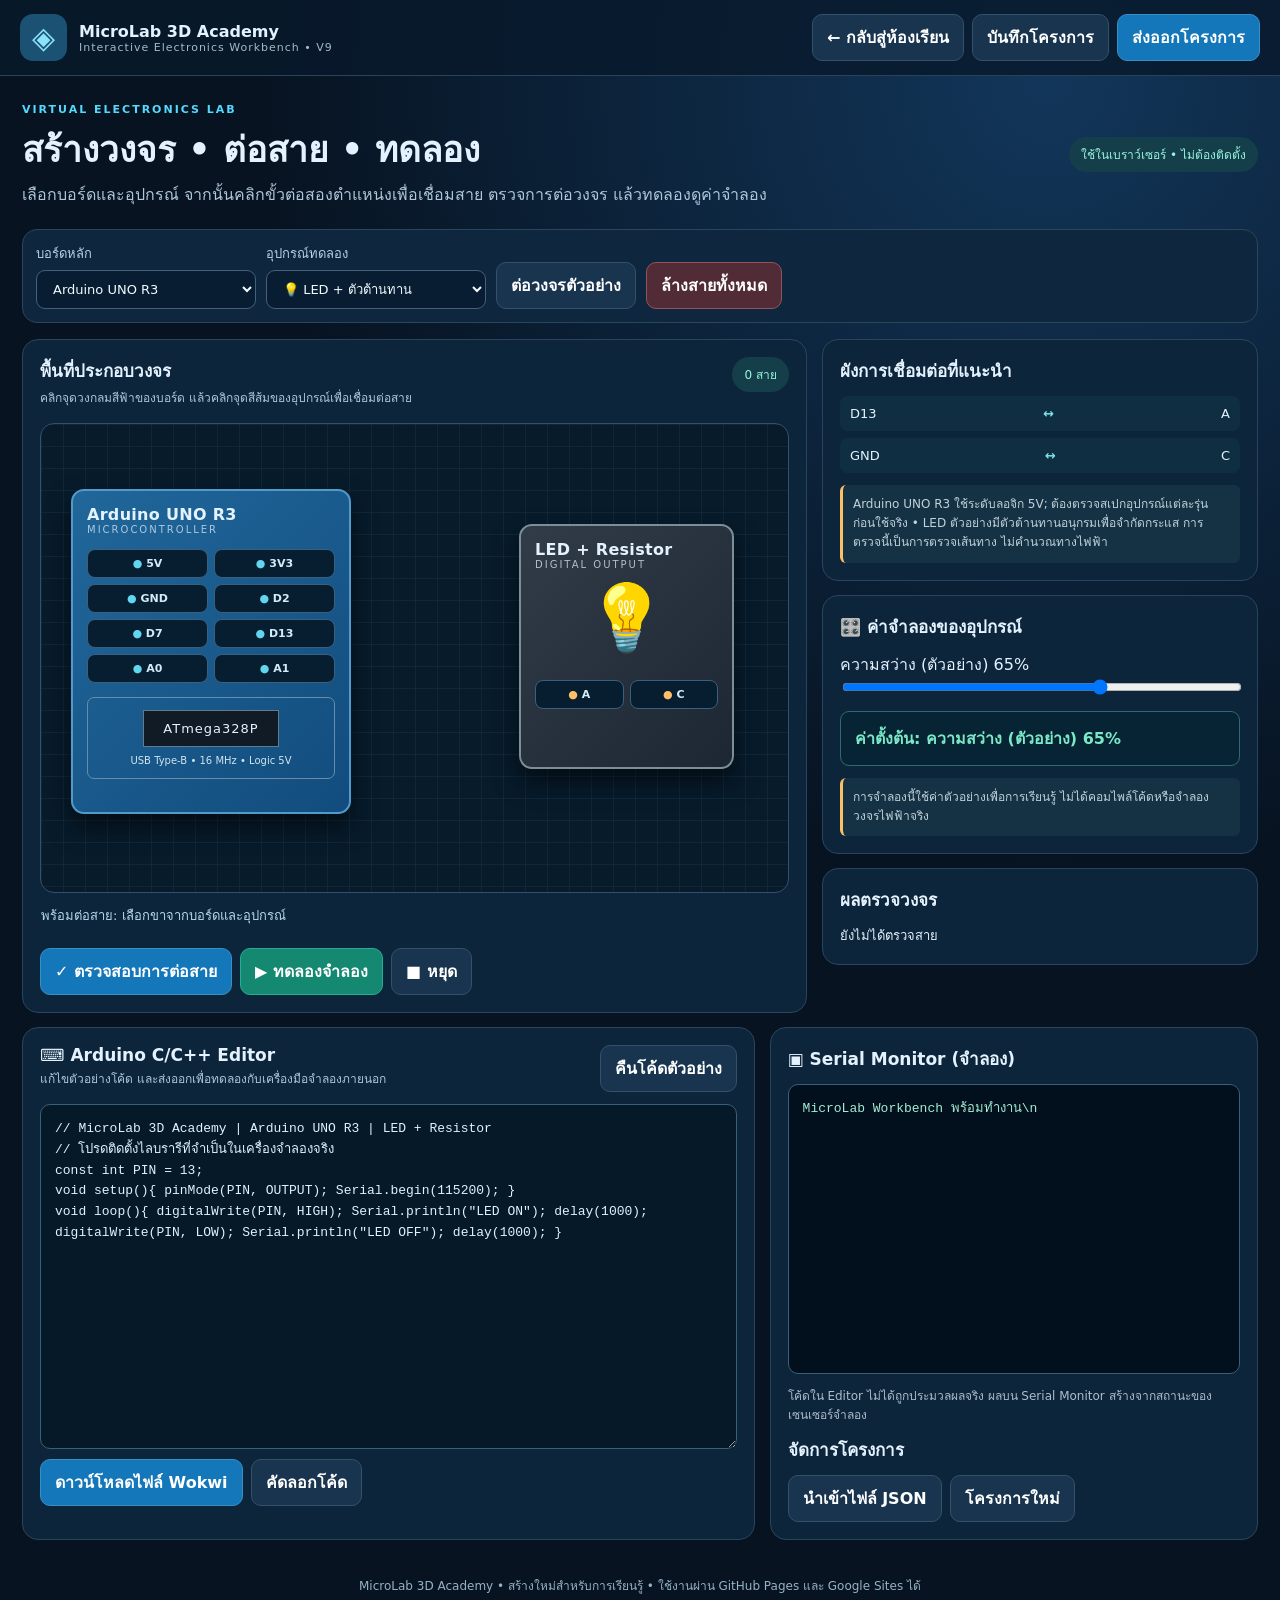
<file: workbench.html>
<!doctype html><html lang="th"><head><meta charset="utf-8"><meta name="viewport" content="width=device-width,initial-scale=1"><title>Interactive Workbench | MicroLab 3D Academy</title><meta name="description" content="ห้องทดลองไมโครคอนโทรลเลอร์แบบโต้ตอบ Arduino UNO R3 และ ESP32"><link rel="stylesheet" href="workbench.css"></head><body>
<header class="head"><div class="brand"><span class="brandmark">◈</span><div><strong>MicroLab 3D Academy</strong><small>Interactive Electronics Workbench • V9</small></div></div><div class="head-actions"><a class="button secondary" href="./index.html">← กลับสู่ห้องเรียน</a><button id="save" class="button secondary">บันทึกโครงการ</button><button id="export" class="button">ส่งออกโครงการ</button></div></header>
<main class="shell"><section class="intro"><div><span class="eyebrow">VIRTUAL ELECTRONICS LAB</span><h1>สร้างวงจร • ต่อสาย • ทดลอง</h1><p>เลือกบอร์ดและอุปกรณ์ จากนั้นคลิกขั้วต่อสองตำแหน่งเพื่อเชื่อมสาย ตรวจการต่อวงจร แล้วทดลองดูค่าจำลอง</p></div><div class="pill">ใช้ในเบราว์เซอร์ • ไม่ต้องติดตั้ง</div></section>
<div class="tools"><label>บอร์ดหลัก<select id="board"><option value="uno">Arduino UNO R3</option><option value="esp32">ESP32 DevKit V1</option></select></label><label>อุปกรณ์ทดลอง<select id="part"><option value="led">💡 LED + ตัวต้านทาน</option><option value="pot">🎚️ Potentiometer</option><option value="pir">📡 PIR Motion</option><option value="dht">🌡️ DHT22</option></select></label><button id="example" class="button secondary">ต่อวงจรตัวอย่าง</button><button id="clear" class="button danger">ล้างสายทั้งหมด</button></div>
<div class="columns"><section class="panel stage"><div class="section-head"><div><h2>พื้นที่ประกอบวงจร</h2><p>คลิกจุดวงกลมสีฟ้าของบอร์ด แล้วคลิกจุดสีส้มของอุปกรณ์เพื่อเชื่อมต่อสาย</p></div><span class="tag" id="wire-count">0 สาย</span></div><div id="workspace" class="workspace"><svg id="wires" aria-hidden="true"></svg><div id="board-card" class="device board-device"><div class="device-title" id="board-title">Arduino UNO R3</div><div class="device-sub">MICROCONTROLLER</div><div id="board-pins" class="pins"></div><div class="board-chip"><div class="chip-box" id="chip-label">ATmega328P</div><span id="board-feature">USB Type-B • 16 MHz</span></div></div><div id="part-card" class="device part-device"><div class="device-title" id="part-title">LED + Resistor</div><div class="device-sub" id="part-sub">OUTPUT DEVICE</div><div class="part-visual" id="part-visual">💡</div><div id="part-pins" class="pins"></div></div></div><div class="hint" id="selection-status">พร้อมต่อสาย: เลือกขาจากบอร์ดและอุปกรณ์</div><div class="actions"><button id="validate" class="button">✓ ตรวจสอบการต่อสาย</button><button id="simulate" class="button accent">▶ ทดลองจำลอง</button><button id="stop" class="button secondary">■ หยุด</button></div></section>
<aside class="side"><section class="panel"><h2>ผังการเชื่อมต่อที่แนะนำ</h2><div id="wiring-table"></div><div class="notice" id="voltage-note"></div></section><section class="panel"><h2>🎛️ ค่าจำลองของอุปกรณ์</h2><div id="sensor-control"></div><div class="reading" id="reading">ยังไม่ได้เริ่มทดลอง</div><div class="notice">การจำลองนี้ใช้ค่าตัวอย่างเพื่อการเรียนรู้ ไม่ได้คอมไพล์โค้ดหรือจำลองวงจรไฟฟ้าจริง</div></section><section class="panel"><h2>ผลตรวจวงจร</h2><div class="validation" id="validation">ยังไม่ได้ตรวจสาย</div></section></aside></div>
<section class="lower"><div class="panel"><div class="section-head"><div><h2>⌨️ Arduino C/C++ Editor</h2><p>แก้ไขตัวอย่างโค้ด และส่งออกเพื่อทดลองกับเครื่องมือจำลองภายนอก</p></div><button id="reset-code" class="button secondary">คืนโค้ดตัวอย่าง</button></div><textarea id="editor" spellcheck="false" aria-label="พื้นที่เขียนโค้ด Arduino C++"></textarea><div class="actions"><button id="export-wokwi" class="button">ดาวน์โหลดไฟล์ Wokwi</button><button id="copy-code" class="button secondary">คัดลอกโค้ด</button></div></div><div class="panel"><h2>▣ Serial Monitor (จำลอง)</h2><div class="monitor" id="monitor" role="log" aria-live="polite">MicroLab Workbench พร้อมทำงาน\n</div><p class="small">โค้ดใน Editor ไม่ได้ถูกประมวลผลจริง ผลบน Serial Monitor สร้างจากสถานะของเซนเซอร์จำลอง</p><h2>จัดการโครงการ</h2><div class="actions"><button id="import" class="button secondary">นำเข้าไฟล์ JSON</button><input id="file" hidden type="file" accept="application/json,.json"><button id="new-project" class="button secondary">โครงการใหม่</button></div></div></section><footer>MicroLab 3D Academy • สร้างใหม่สำหรับการเรียนรู้ • ใช้งานผ่าน GitHub Pages และ Google Sites ได้</footer></main><script defer src="workbench.js"></script></body></html>
</file>
<file: workbench.css>
:root{font-family:system-ui,-apple-system,"Segoe UI",sans-serif;color:#e4f2ff;background:#071321}*{box-sizing:border-box}body{margin:0;background:radial-gradient(circle at 82% 5%,#12365a 0,transparent 42%),#071321}button,select,textarea{font:inherit}button{cursor:pointer}.head{display:flex;justify-content:space-between;gap:16px;align-items:center;border-bottom:1px solid #28435a;background:#08192ccf;padding:14px max(20px,calc((100vw - 1480px)/2))}.brand{display:flex;gap:12px;align-items:center}.brandmark{display:grid;place-items:center;font-size:30px;background:#1b5273;border-radius:13px;width:47px;height:47px;color:#8be2fc}.brand strong,.brand small{display:block}.brand small{font-size:11px;color:#9fbbcd;letter-spacing:1px}.head-actions,.actions{display:flex;gap:8px;flex-wrap:wrap}.button{background:#1477b9;color:#fff;border:1px solid #388fc4;text-decoration:none;padding:10px 14px;border-radius:10px;font-weight:650}.button:hover{filter:brightness(1.15)}.button:focus-visible,select:focus-visible,textarea:focus-visible,.terminal:focus-visible{outline:3px solid #f9b84c;outline-offset:2px}.button.secondary{background:#18344e;border-color:#34516b}.button.danger{background:#512b36;border-color:#96515e}.button.accent{background:#148870;border-color:#26ad94}.shell{max-width:1480px;margin:auto;padding:22px}.intro{display:flex;justify-content:space-between;align-items:center;gap:16px;margin:0 0 18px}.intro h1{margin:5px 0;font-size:clamp(23px,3vw,35px)}.intro p,.section-head p{margin:4px 0;color:#afc7da}.eyebrow{color:#54d9fc;letter-spacing:2px;font-size:11px;font-weight:800}.pill,.tag{padding:8px 12px;background:#143f4a;color:#9af4df;border-radius:99px;font-size:12px;white-space:nowrap}.tools{display:flex;align-items:end;gap:10px;flex-wrap:wrap;margin-bottom:16px;background:#0e273e;padding:13px;border:1px solid #29465c;border-radius:15px}.tools label{display:flex;flex-direction:column;gap:6px;font-size:13px;color:#b6d2e7}.tools select{min-width:220px;background:#081d31;color:#f1fbff;padding:10px 12px;border:1px solid #42617b;border-radius:9px}.columns{display:grid;grid-template-columns:minmax(0,1.8fr) minmax(290px,1fr);gap:15px}.panel{background:#0d253a;border:1px solid #29455e;border-radius:16px;padding:17px;margin-bottom:14px;min-width:0}.panel h2{font-size:17px;margin:0 0 12px}.section-head{display:flex;align-items:start;justify-content:space-between;gap:10px;margin-bottom:12px}.section-head h2{margin-bottom:4px}.section-head p{font-size:12px}.workspace{position:relative;min-height:470px;border-radius:14px;overflow:hidden;background-color:#071b2b;background-image:linear-gradient(#35516c33 1px,transparent 1px),linear-gradient(90deg,#35516c33 1px,transparent 1px);background-size:22px 22px;border:1px solid #34516b}#wires{position:absolute;inset:0;width:100%;height:100%;pointer-events:none;z-index:2;overflow:visible}.device{position:absolute;z-index:3;border:2px solid #31546a;border-radius:13px;padding:14px;box-shadow:0 13px 25px #0008}.device-title{font-weight:850;letter-spacing:.3px}.device-sub{font-size:10px;letter-spacing:2px;opacity:.72}.board-device{width:280px;min-height:325px;left:30px;top:65px;background:linear-gradient(135deg,#21679a,#124c7e);border-color:#509bca}.board-device.esp32{background:linear-gradient(135deg,#255d5e,#174a50);border-color:#4b9493}.part-device{width:215px;min-height:245px;left:min(64%,500px);top:100px;background:linear-gradient(135deg,#323c48,#1d2633);border-color:#7c8f99;touch-action:none;cursor:grab}.part-device:active{cursor:grabbing}.part-visual{font-size:65px;text-align:center;padding:10px 0}.pins{display:grid;grid-template-columns:repeat(2,minmax(0,1fr));gap:6px;margin:14px 0}.terminal{padding:7px 5px;background:#071e30;color:#d2ebf7;border:1px solid #3b607e;border-radius:8px;font-size:11px;text-align:center;font-weight:650}.terminal::before{content:'● ';color:#62d5ef}.part-device .terminal::before{color:#ffbf68}.terminal.selected{background:#744b12;border-color:#ffc15f}.terminal:focus-visible{outline:2px solid #fff}.board-chip{border-radius:7px;text-align:center;border:1px solid #678da8;padding:12px 4px;margin-top:14px}.chip-box{display:inline-block;background:#101b25;padding:10px 19px;border:1px solid #637c8c;letter-spacing:1px;font-size:13px}.board-chip span{display:block;font-size:10px;color:#d0e5ee;margin-top:8px}.hint{font-size:13px;min-height:40px;color:#b3d9ee;padding:12px 1px}.actions{margin-top:10px}#wiring-table{display:grid;gap:7px}.wire-row{display:flex;justify-content:space-between;gap:8px;padding:10px;background:#102e42;border-radius:8px;font-size:13px}.wire-row strong{color:#7be2ec}.notice{color:#c1d1db;font-size:12px;line-height:1.6;margin-top:12px;padding:10px;background:#153244;border-left:3px solid #fbbf67;border-radius:6px}.reading{margin-top:12px;background:#062434;border:1px solid #2d6b70;color:#7be9c8;border-radius:9px;padding:14px;font-weight:700;min-height:53px}.validation{font-size:13px;line-height:1.7}.validation p{margin:7px 0}.ok{color:#70ebbd}.bad{color:#ff9d97}.lower{display:grid;grid-template-columns:minmax(0,1.5fr) minmax(290px,1fr);gap:15px}#editor{display:block;width:100%;height:345px;background:#061929;color:#def2ff;border:1px solid #396078;border-radius:10px;padding:14px;font:13px/1.6 Consolas,monospace;resize:vertical;tab-size:2}.monitor{height:290px;overflow:auto;background:#020f1d;border:1px solid #386079;border-radius:10px;white-space:pre-wrap;color:#a2eed4;font:13px/1.6 Consolas,monospace;padding:14px}.small{font-size:12px;color:#adbdcc}footer{text-align:center;color:#95b2c5;font-size:12px;padding:22px}@media(max-width:960px){.columns,.lower{grid-template-columns:1fr}.head{padding:13px}.intro{align-items:start}.pill{display:none}}@media(max-width:620px){.head{flex-wrap:wrap}.shell{padding:12px}.panel{padding:11px}.workspace{min-height:460px}.board-device{left:10px;top:40px;width:47%;padding:8px;min-height:305px}.part-device{left:52%;top:88px;width:44%;padding:8px}.terminal{font-size:9px;padding:7px 2px}.chip-box{padding:9px 4px}.tools select{min-width:150px}.device-title{font-size:12px}}
</file>
